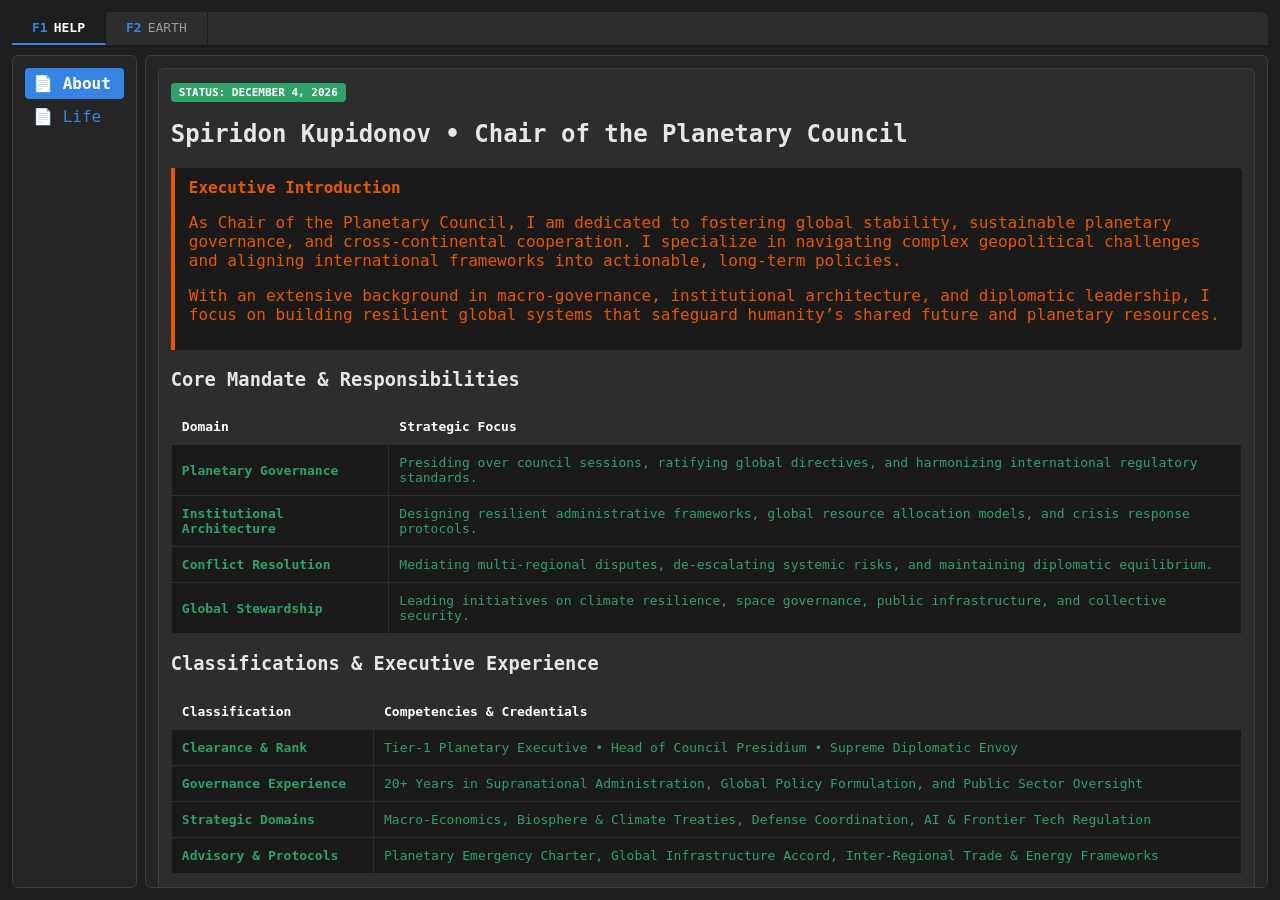
<file: index.html>
<!doctype html>
<html lang="ru">
    <head>
        <meta charset="UTF-8" />
        <title></title>
        <link rel="stylesheet" href="index.css" />
    </head>
    <body>
        <div class="top-folder-keys" id="folder-switchers"></div>

        <div class="panels-container">
            <div class="panel left-panel">
                <div class="panel-header" id="left-panel-title"></div>
                <div class="panel-content" id="menu-container"></div>
            </div>

            <div class="panel right-panel">
                <div class="panel-header" id="right-panel-title"></div>
                <div class="panel-content html-output" id="output-area"></div>
            </div>
        </div>
        <script src="script.js"></script>
        <script src="index.js"></script>
        <script src="keys.js"></script>
    </body>
</html>
</file>
<file: index.css>
:root {
    --bg-main: #1e1e1e;
    --bg-panel: #252525;
    --bg-header: #2d2d2d;
    --bg-dark-box: #1a1a1a;
    --bg-hover: #353535;
    --border-color: #3d3d3d;

    --text-main: #e6e6e6;
    --text-muted: #9a9a9a;
    --text-white: #ffffff;

    --accent-blue: #3584e4;
    --accent-blue-hover: #1c71d8;
    --accent-green: #2ea269;
    --accent-orange: #e65800;
}

body {
    background-color: var(--bg-main);
    color: var(--text-main);
    font-family: "Ubuntu Mono", "SF Mono", "Consolas", monospace;
    margin: 0;
    padding: 12px;
    box-sizing: border-box;
    height: 100vh;
    display: flex;
    flex-direction: column;
    overflow: hidden;
}

button,
input,
select,
textarea {
    font-family: inherit;
}

.top-folder-keys {
    background-color: var(--bg-header);
    display: flex;
    width: 100%;
    justify-content: flex-start;
    margin-bottom: 8px;
    border-radius: 6px 6px 0 0;
    overflow: hidden;
    border-bottom: 2px solid var(--bg-dark-box);
}

.key-btn {
    background-color: var(--bg-header);
    color: var(--text-muted);
    padding: 8px 20px;
    font-size: 13px;
    cursor: pointer;
    text-decoration: none;
    font-weight: normal;
    border: none;
    border-right: 1px solid var(--bg-dark-box);
    transition:
        background-color 0.2s,
        color 0.2s;
}

.key-btn:hover {
    background-color: var(--bg-hover);
    color: var(--text-main);
}

.key-btn.active-folder {
    background-color: var(--bg-main);
    color: var(--text-white);
    font-weight: bold;
    border-bottom: 2px solid var(--accent-blue);
}

.key-btn span {
    color: var(--accent-blue);
    margin-right: 6px;
    font-weight: bold;
}

.panels-container {
    display: flex;
    flex: 1;
    gap: 8px;
    height: 0;
}

.panel {
    background-color: var(--bg-panel);
    color: var(--text-main);
    border: 1px solid var(--border-color);
    border-radius: 6px;
    box-sizing: border-box;
    display: flex;
    flex-direction: column;
    overflow: hidden;
}

.left-panel {
    width: 10%;
}
.right-panel {
    width: 90%;
}

.panel-content {
    padding: 12px;
    flex: 1;
    overflow-y: auto;
}

.menu-link {
    display: block;
    color: var(--accent-blue);
    text-decoration: none;
    padding: 6px 8px;
    cursor: pointer;
    border-radius: 4px;
    margin-bottom: 2px;
    transition:
        background-color 0.15s,
        color 0.15s;
}

.menu-link:hover {
    background-color: var(--bg-hover);
    color: var(--accent-green);
}

.menu-link.active {
    background-color: var(--accent-blue);
    color: var(--text-white);
    font-weight: bold;
}

.menu-link.active:hover {
    background-color: var(--accent-blue-hover);
    color: var(--text-white);
}

.html-output {
    color: var(--text-main);
    height: 100%;
}

.panel-content::-webkit-scrollbar {
    width: 8px;
}
.panel-content::-webkit-scrollbar-track {
    background: var(--bg-panel);
}
.panel-content::-webkit-scrollbar-thumb {
    background: var(--bg-hover);
    border-radius: 4px;
}
.panel-content::-webkit-scrollbar-thumb:hover {
    background: var(--accent-green);
}

/* ==========================================================================
                                .html-output
   ========================================================================== */

.html-output .card {
    background-color: var(--bg-header);
    color: var(--text-main);
    padding: 12px;
    border-radius: 6px;
    margin-bottom: 12px;
    border: 1px solid var(--border-color);
}

.html-output .status-badge {
    background-color: var(--accent-green);
    color: var(--text-white);
    padding: 3px 8px;
    border-radius: 4px;
    font-weight: bold;
    font-size: 11px;
}

.html-output .btn {
    background-color: var(--accent-blue);
    color: var(--text-white);
    border: none;
    padding: 8px 16px;
    border-radius: 4px;
    cursor: pointer;
    font-weight: 500;
    margin-right: 6px;
    margin-bottom: 6px;
    transition: background-color 0.2s;
    font-family: inherit;
}

.html-output .btn:hover {
    background-color: var(--accent-blue-hover);
}

.html-output .table {
    width: 100%;
    border-collapse: collapse;
    font-family: monospace;
    background-color: var(--bg-dark-box);
    color: var(--accent-green);
    margin-top: 12px;
    border-radius: 4px;
    overflow: hidden;
}

.html-output .table th,
.html-output .table td {
    border: 1px solid var(--bg-header);
    padding: 10px;
    text-align: left;
}

.html-output .table th {
    background-color: var(--bg-header);
    color: var(--text-white);
    font-weight: bold;
}

.html-output .table tr:hover {
    background-color: var(--bg-panel);
}

.html-output .info-box {
    background-color: var(--bg-dark-box);
    border-left: 4px solid var(--accent-orange);
    padding: 10px 14px;
    border-radius: 0 4px 4px 0;
    margin-bottom: 16px;
    color: var(--accent-orange);
}

.html-output pre {
    background-color: var(--bg-dark-box);
    padding: 12px;
    border-radius: 6px;
    border: 1px solid var(--border-color);
    margin: 12px 0;

    white-space: pre-wrap;
    word-break: break-all;
    overflow-x: hidden;
    position: relative;
    padding-right: 50px;
}

.html-output pre code {
    background-color: transparent;
    color: var(--accent-green);
    padding: 0;
    border-radius: 0;
    font-size: 13px;
    display: block;
}

.html-output code {
    background-color: var(--bg-dark-box);
    color: var(--accent-green);
    padding: 2px 6px;
    border-radius: 4px;
    font-size: 13px;
}

.copy-btn {
    position: absolute;
    top: 6px;
    right: 6px;
    background-color: var(--bg-hover);
    color: var(--text-muted);
    border: 1px solid var(--border-color);
    border-radius: 4px;
    padding: 4px 8px;
    font-size: 11px;
    cursor: pointer;
    font-family: inherit;
    transition: all 0.2s;
}

.copy-btn:hover {
    background-color: var(--border-color);
    color: var(--text-white);
}

.copy-btn.copied {
    background-color: var(--accent-green);
    color: var(--text-white);
    border-color: var(--accent-green);
}
</file>
